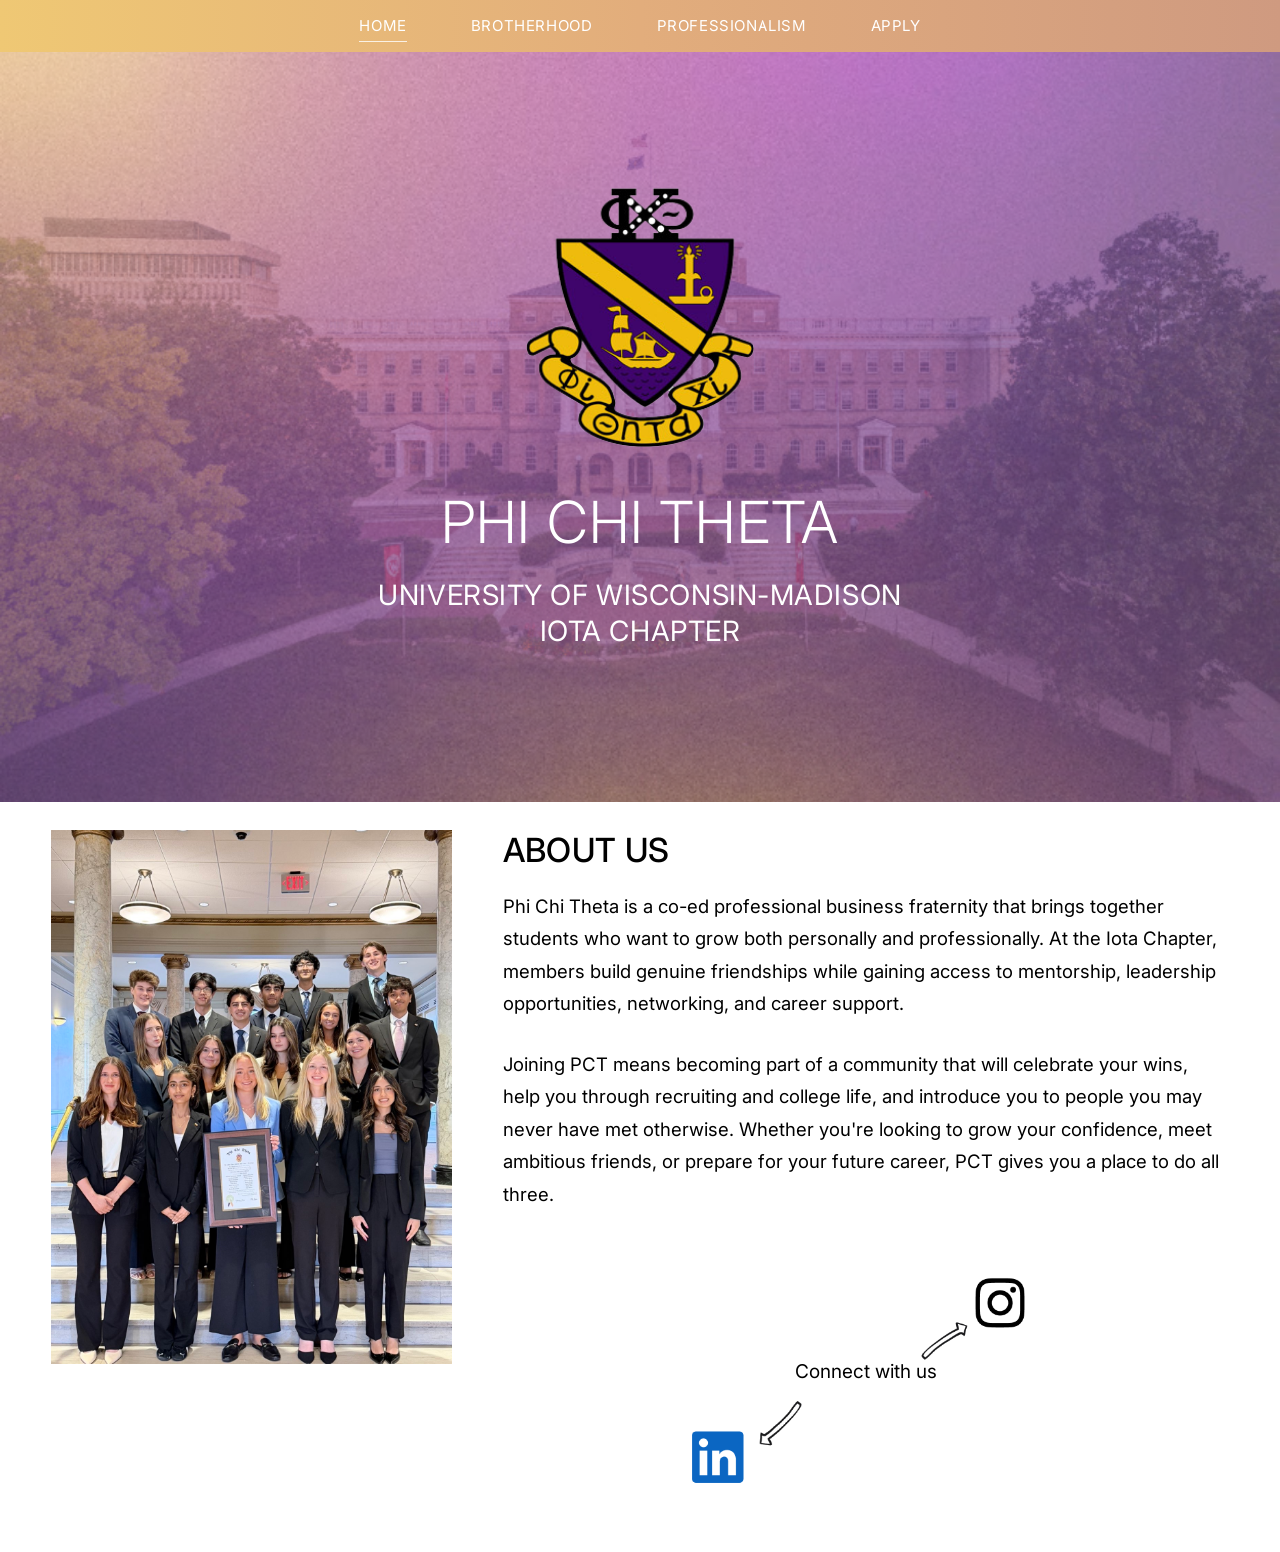
<file: index.html>
<!doctype html>
<html lang="en">
  <head>
    <meta charset="UTF-8" />
    <meta
      name="viewport"
      content="width=device-width, initial-scale=1, viewport-fit=cover"
    />
    <meta name="theme-color" content="#efc874" />
    <title>Phi Chi Theta | UW–Madison Iota Chapter</title>
    <link rel="icon" href="assets/pct-logo.png" />
    <link rel="apple-touch-icon" href="assets/pct-logo.png" />
    <link rel="preconnect" href="https://fonts.googleapis.com" />
    <link rel="preconnect" href="https://fonts.gstatic.com" crossorigin />
    <link
      href="https://fonts.googleapis.com/css2?family=Inter:wght@300;400;500;600&display=swap"
      rel="stylesheet"
    />
    <link rel="stylesheet" href="style.css" />
  </head>
  <body>
    <nav class="nav" aria-label="Primary navigation">
      <a href="index.html" aria-current="page">Home</a>
      <a href="brotherhood.html">Brotherhood</a>
      <a href="professionalism.html">Professionalism</a>
      <a href="apply.html">Apply</a>
    </nav>

    <main>
      <section class="home-hero photo-hero">
        <div>
          <img
            class="crest"
            src="assets/pct-logo.png"
            alt="Phi Chi Theta crest"
          />
          <h1>PHI CHI THETA</h1>
          <p class="chapter">
            UNIVERSITY OF WISCONSIN-MADISON<br />IOTA CHAPTER
          </p>
        </div>
      </section>

      <section class="about">
        <img
          class="about-photo"
          src="assets/group-photo.jpg"
          alt="Phi Chi Theta Iota Chapter members"
        />

        <div class="about-copy">
          <h2>ABOUT US</h2>
          <p>
            Phi Chi Theta is a co-ed professional business fraternity that
            brings together students who want to grow both personally and
            professionally. At the Iota Chapter, members build genuine
            friendships while gaining access to mentorship, leadership
            opportunities, networking, and career support.
          </p>
          <p>
            Joining PCT means becoming part of a community that will celebrate
            your wins, help you through recruiting and college life, and
            introduce you to people you may never have met otherwise. Whether
            you're looking to grow your confidence, meet ambitious friends, or
            prepare for your future career, PCT gives you a place to do all
            three.
          </p>
          <div class="connect">
            <div
              class="connect-map"
              role="group"
              aria-label="Connect with Phi Chi Theta"
            >
              <span class="connect-label">Connect with us</span>
              <a
                class="linkedin"
                href="https://www.linkedin.com/company/phichitheta-uw-madison/"
                target="_blank"
                rel="noopener noreferrer"
              >
                <img
                  src="assets/linkedin-connect.png"
                  alt="Phi Chi Theta on LinkedIn"
                />
              </a>
              <a
                class="instagram"
                href="https://www.instagram.com/pctwisco/"
                target="_blank"
                rel="noopener noreferrer"
              >
                <img
                  src="assets/instagram-connect.png"
                  alt="PCT Wisconsin on Instagram"
                />
              </a>
            </div>
          </div>
        </div>
      </section>
    </main>
  </body>
</html>
</file>
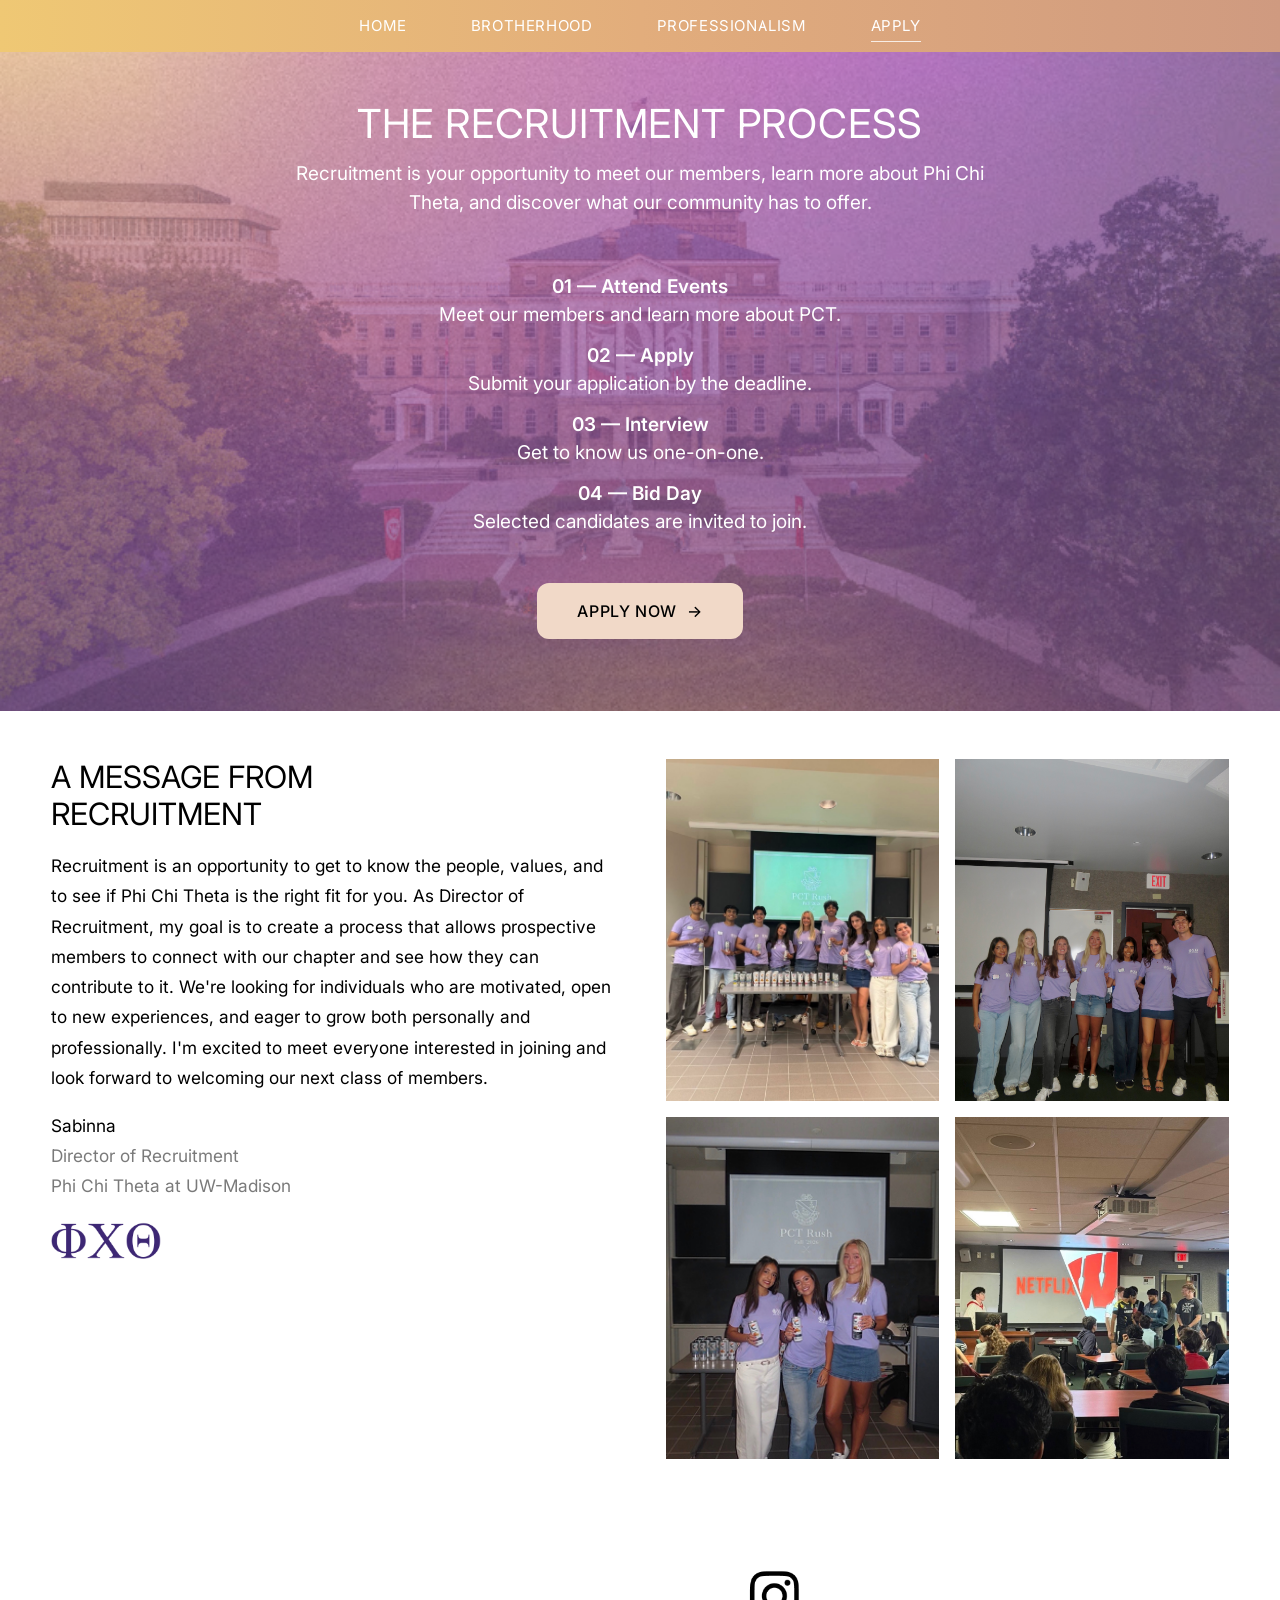
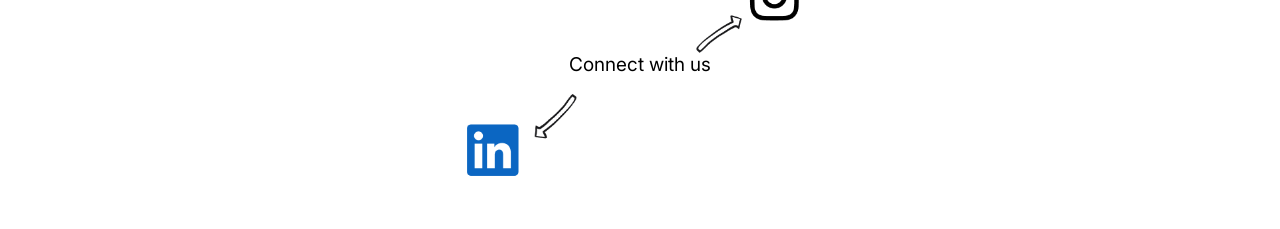
<file: apply.html>
<!doctype html>
<html lang="en">
  <head>
    <meta charset="UTF-8" />
    <meta
      name="viewport"
      content="width=device-width, initial-scale=1, viewport-fit=cover"
    />
    <meta name="theme-color" content="#efc874" />
    <title>Apply | Phi Chi Theta Iota Chapter</title>
    <link rel="icon" href="assets/pct-logo.png" />
    <link rel="apple-touch-icon" href="assets/pct-logo.png" />
    <link rel="preconnect" href="https://fonts.googleapis.com" />
    <link rel="preconnect" href="https://fonts.gstatic.com" crossorigin />
    <link
      href="https://fonts.googleapis.com/css2?family=Inter:wght@300;400;500;600&display=swap"
      rel="stylesheet"
    />
    <link rel="stylesheet" href="style.css" />
  </head>
  <body>
    <nav class="nav" aria-label="Primary navigation">
      <a href="index.html">Home</a>
      <a href="brotherhood.html">Brotherhood</a>
      <a href="professionalism.html">Professionalism</a>
      <a href="apply.html" aria-current="page">Apply</a>
    </nav>

    <main>
      <section class="process photo-hero">
        <h1 class="section-title">THE RECRUITMENT PROCESS</h1>
        <p class="lead">
          Recruitment is your opportunity to meet our members, learn more about
          Phi Chi Theta, and discover what our community has to offer.
        </p>

        <ol class="steps">
          <li>
            <strong>01 — Attend Events</strong>Meet our members and learn more
            about PCT.
          </li>
          <li>
            <strong>02 — Apply</strong>Submit your application by the deadline.
          </li>
          <li><strong>03 — Interview</strong>Get to know us one-on-one.</li>
          <li>
            <strong>04 — Bid Day</strong>Selected candidates are invited to
            join.
          </li>
        </ol>

        <!-- Replace # with your application form link -->
        <a
          class="btn"
          href="https://docs.google.com/forms/d/e/1FAIpQLScdaUrqvnxLRDFrC6OtfzyCVRHpffSdKufHU2-6BRu-7qJc5w/viewform?usp=header"
          target="_blank"
          rel="noopener noreferrer"
          >APPLY NOW <span aria-hidden="true">→</span></a
        >
      </section>

      <section class="message recruit-message">
        <div>
          <h2>A MESSAGE FROM<br />RECRUITMENT</h2>
          <p>
            Recruitment is an opportunity to get to know the people, values, and
            to see if Phi Chi Theta is the right fit for you. As Director of
            Recruitment, my goal is to create a process that allows prospective
            members to connect with our chapter and see how they can contribute
            to it. We're looking for individuals who are motivated, open to new
            experiences, and eager to grow both personally and professionally.
            I'm excited to meet everyone interested in joining and look forward
            to welcoming our next class of members.
          </p>
          <p class="signature">
            Sabinna
            <span>Director of Recruitment</span>
            <span>Phi Chi Theta at UW-Madison</span>
          </p>
          <img
            class="signature-mark"
            src="assets/phichitheta.png"
            alt="Phi Chi Theta"
          />
        </div>

        <div class="photo-grid">
          <img
            src="assets/rushd1.jpg"
            alt="Members in PCT shirts at a recruitment event"
            loading="lazy"
          />
          <img
            src="assets/rushd2.jpg"
            alt="Members posing together at recruitment"
            loading="lazy"
          />
          <img
            src="assets/ariyamaddiesabinna.png"
            alt="Ariya, Maddie, and Sabinna at a recruitment event"
            loading="lazy"
          />
          <img
            src="assets/activity.jpg"
            alt="Chapter members at an event in a lecture hall"
            loading="lazy"
          />
        </div>
      </section>

      <div class="connect">
        <div
          class="connect-map"
          role="group"
          aria-label="Connect with Phi Chi Theta"
        >
          <span class="connect-label">Connect with us</span>
          <a
            class="linkedin"
            href="https://www.linkedin.com/company/phichitheta-uw-madison/"
            target="_blank"
            rel="noopener noreferrer"
          >
            <img
              src="assets/linkedin-connect.png"
              alt="Phi Chi Theta on LinkedIn"
            />
          </a>
          <a
            class="instagram"
            href="https://www.instagram.com/pctwisco/"
            target="_blank"
            rel="noopener noreferrer"
          >
            <img
              src="assets/instagram-connect.png"
              alt="PCT Wisconsin on Instagram"
            />
          </a>
        </div>
      </div>
    </main>
  </body>
</html>
</file>
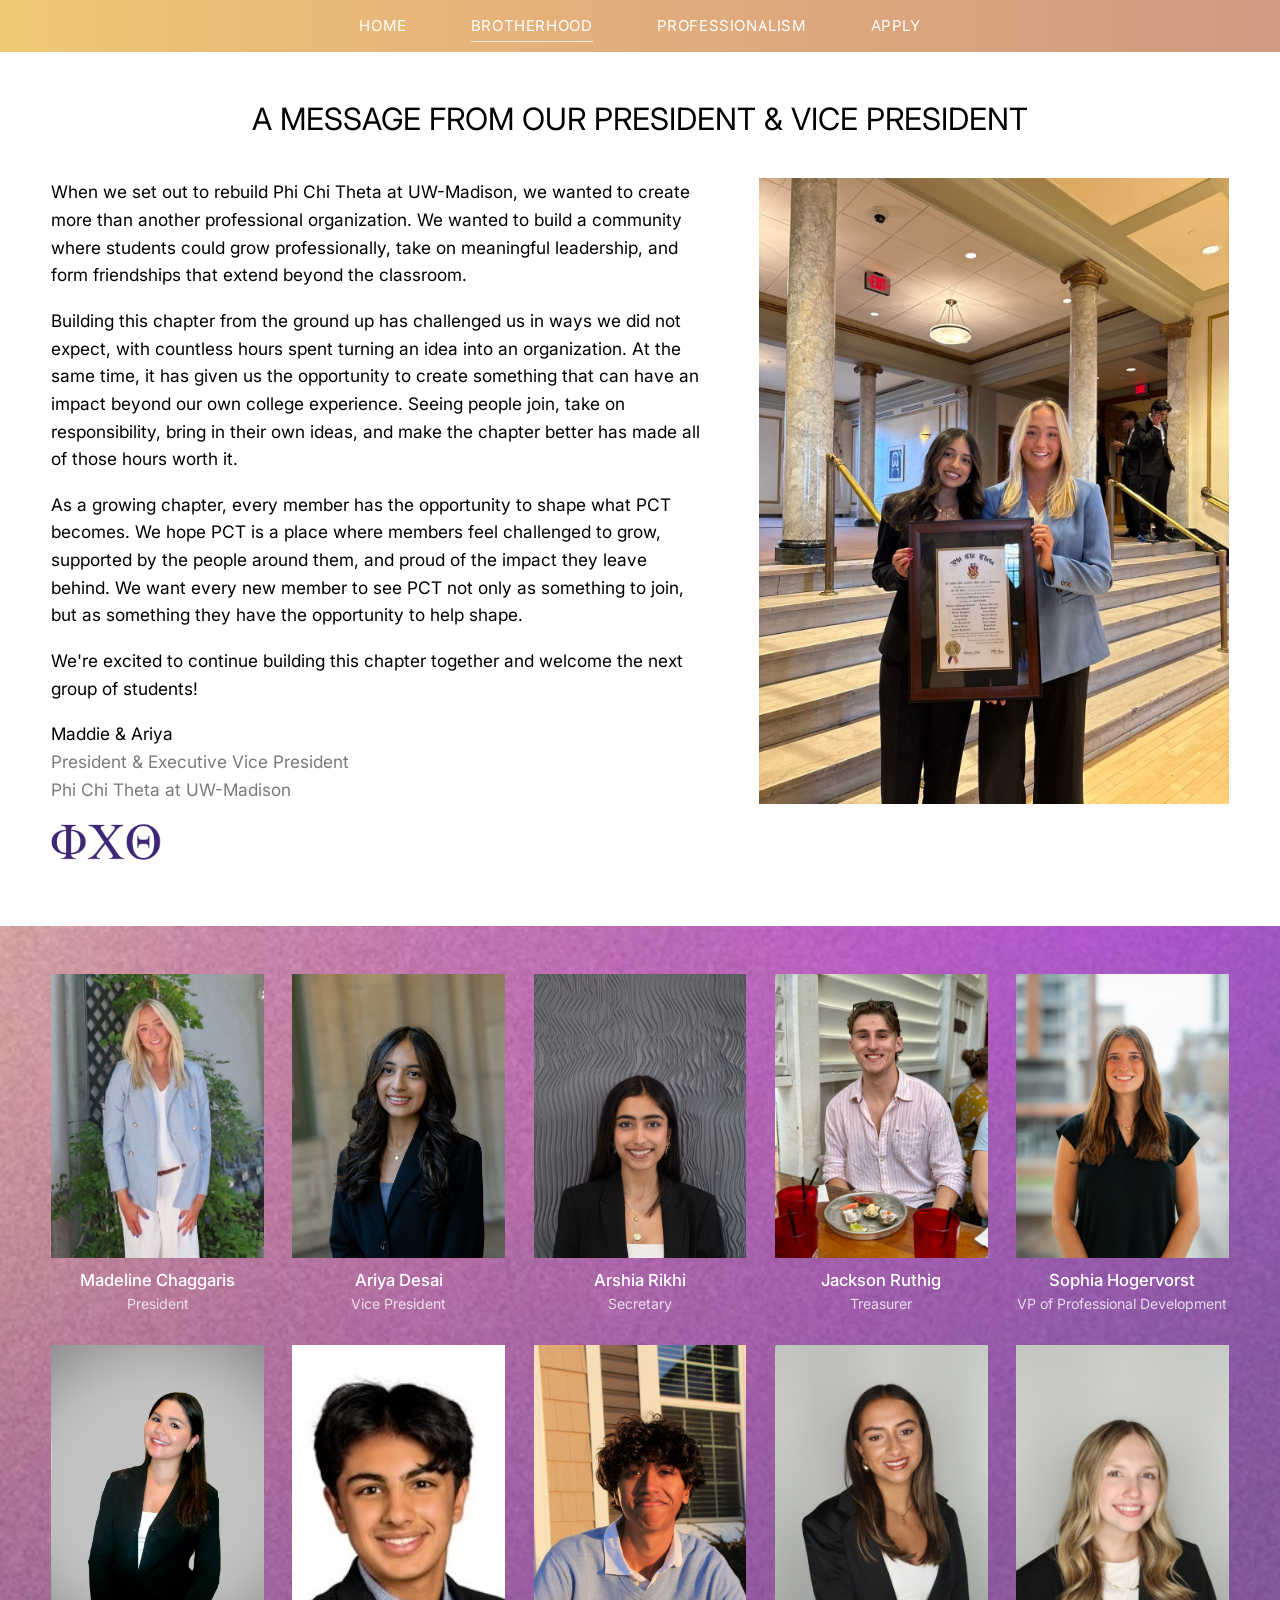
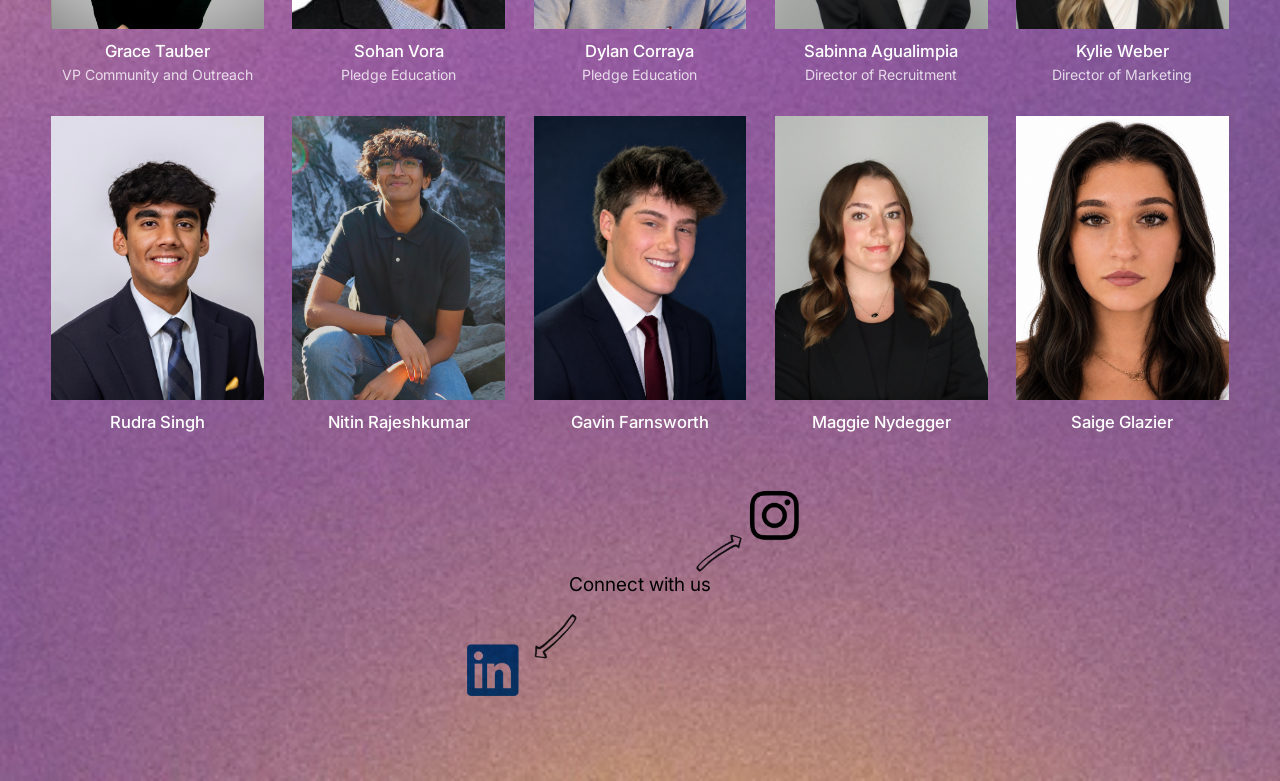
<file: brotherhood.html>
<!doctype html>
<html lang="en">
  <head>
    <meta charset="UTF-8" />
    <meta
      name="viewport"
      content="width=device-width, initial-scale=1, viewport-fit=cover"
    />
    <meta name="theme-color" content="#efc874" />
    <title>Brotherhood | Phi Chi Theta Iota Chapter</title>
    <link rel="icon" href="assets/pct-logo.png" />
    <link rel="apple-touch-icon" href="assets/pct-logo.png" />
    <link rel="preconnect" href="https://fonts.googleapis.com" />
    <link rel="preconnect" href="https://fonts.gstatic.com" crossorigin />
    <link
      href="https://fonts.googleapis.com/css2?family=Inter:wght@300;400;500;600&display=swap"
      rel="stylesheet"
    />
    <link rel="stylesheet" href="style.css" />
  </head>
  <body>
    <nav class="nav" aria-label="Primary navigation">
      <a href="index.html">Home</a>
      <a href="brotherhood.html" aria-current="page">Brotherhood</a>
      <a href="professionalism.html">Professionalism</a>
      <a href="apply.html">Apply</a>
    </nav>

    <main>
      <section class="president">
        <h2>A MESSAGE FROM OUR PRESIDENT &amp; VICE PRESIDENT</h2>
        <div class="message">
          <div>
            <p>
              When we set out to rebuild Phi Chi Theta at UW-Madison, we wanted
              to create more than another professional organization. We wanted
              to build a community where students could grow professionally,
              take on meaningful leadership, and form friendships that extend
              beyond the classroom.
            </p>
            <p>
              Building this chapter from the ground up has challenged us in ways
              we did not expect, with countless hours spent turning an idea into
              an organization. At the same time, it has given us the opportunity
              to create something that can have an impact beyond our own college
              experience. Seeing people join, take on responsibility, bring in
              their own ideas, and make the chapter better has made all of those
              hours worth it.
            </p>
            <p>
              As a growing chapter, every member has the opportunity to shape
              what PCT becomes. We hope PCT is a place where members feel
              challenged to grow, supported by the people around them, and proud
              of the impact they leave behind. We want every new member to see
              PCT not only as something to join, but as something they have the
              opportunity to help shape.
            </p>
            <p>
              We're excited to continue building this chapter together and
              welcome the next group of students!
            </p>
            <p class="signature">
              Maddie &amp; Ariya
              <span>President &amp; Executive Vice President</span>
              <span>Phi Chi Theta at UW-Madison</span>
            </p>
            <img
              class="signature-mark"
              src="assets/phichitheta.png"
              alt="Phi Chi Theta"
            />
          </div>
          <img
            class="leaders-photo"
            src="assets/ariyamaddie2.jpeg"
            alt="Maddie and Ariya holding the Iota Chapter charter"
          />
        </div>
      </section>

      <section
        class="team gradient-bg on-color"
        aria-label="Executive board and members"
      >
        <ul class="team-grid">
          <li class="member">
            <img
              src="assets/maddie.jpeg"
              alt="Madeline Chaggaris"
              loading="lazy"
            />
            <h3>Madeline Chaggaris</h3>
            <p>President</p>
          </li>
          <li class="member">
            <img src="assets/ariya.jpeg" alt="Ariya Desai" loading="lazy" />
            <h3>Ariya Desai</h3>
            <p>Vice President</p>
          </li>
          <li class="member">
            <img src="assets/arshia.JPG" alt="Arshia Rikhi" loading="lazy" />
            <h3>Arshia Rikhi</h3>
            <p>Secretary</p>
          </li>
          <li class="member">
            <img
              src="assets/jackson.jpeg"
              alt="Jackson Ruthig"
              loading="lazy"
            />
            <h3>Jackson Ruthig</h3>
            <p>Treasurer</p>
          </li>
          <li class="member">
            <img
              src="assets/sophia.jpeg"
              alt="Sophia Hogervorst"
              loading="lazy"
            />
            <h3>Sophia Hogervorst</h3>
            <p>VP of Professional Development</p>
          </li>
          <li class="member">
            <img src="assets/grace.jpeg" alt="Grace Tauber" loading="lazy" />
            <h3>Grace Tauber</h3>
            <p>VP Community and Outreach</p>
          </li>
          <li class="member">
            <img src="assets/sohan.jpeg" alt="Sohan Vora" loading="lazy" />
            <h3>Sohan Vora</h3>
            <p>Pledge Education</p>
          </li>
          <li class="member">
            <img src="assets/dylan.jpeg" alt="Dylan Corraya" loading="lazy" />
            <h3>Dylan Corraya</h3>
            <p>Pledge Education</p>
          </li>
          <li class="member">
            <img
              src="assets/sabinna.jpeg"
              alt="Sabinna Agualimpia"
              loading="lazy"
            />
            <h3>Sabinna Agualimpia</h3>
            <p>Director of Recruitment</p>
          </li>
          <li class="member">
            <img src="assets/kylie.jpeg" alt="Kylie Weber" loading="lazy" />
            <h3>Kylie Weber</h3>
            <p>Director of Marketing</p>
          </li>
          <li class="member">
            <img src="assets/rudra.jpeg" alt="Rudra Singh" loading="lazy" />
            <h3>Rudra Singh</h3>
          </li>
          <li class="member">
            <img
              src="assets/nitin.jpg"
              alt="Nitin Rajeshkumar"
              loading="lazy"
            />
            <h3>Nitin Rajeshkumar</h3>
          </li>
          <li class="member">
            <img src="assets/gavin.png" alt="Gavin Farnsworth" loading="lazy" />
            <h3>Gavin Farnsworth</h3>
          </li>
          <li class="member">
            <img
              src="assets/maggie.jpeg"
              alt="Maggie Nydegger"
              loading="lazy"
            />
            <h3>Maggie Nydegger</h3>
          </li>
          <li class="member">
            <img src="assets/saige.jpeg" alt="Saige Glazier" loading="lazy" />
            <h3>Saige Glazier</h3>
          </li>
        </ul>

        <div class="connect">
          <div
            class="connect-map"
            role="group"
            aria-label="Connect with Phi Chi Theta"
          >
            <span class="connect-label">Connect with us</span>
            <a
              class="linkedin"
              href="https://www.linkedin.com/company/phichitheta-uw-madison/"
              target="_blank"
              rel="noopener noreferrer"
            >
              <img
                src="assets/linkedin-connect.png"
                alt="Phi Chi Theta on LinkedIn"
              />
            </a>
            <a
              class="instagram"
              href="https://www.instagram.com/pctwisco/"
              target="_blank"
              rel="noopener noreferrer"
            >
              <img
                src="assets/instagram-connect.png"
                alt="PCT Wisconsin on Instagram"
              />
            </a>
          </div>
        </div>
      </section>
    </main>
  </body>
</html>
</file>
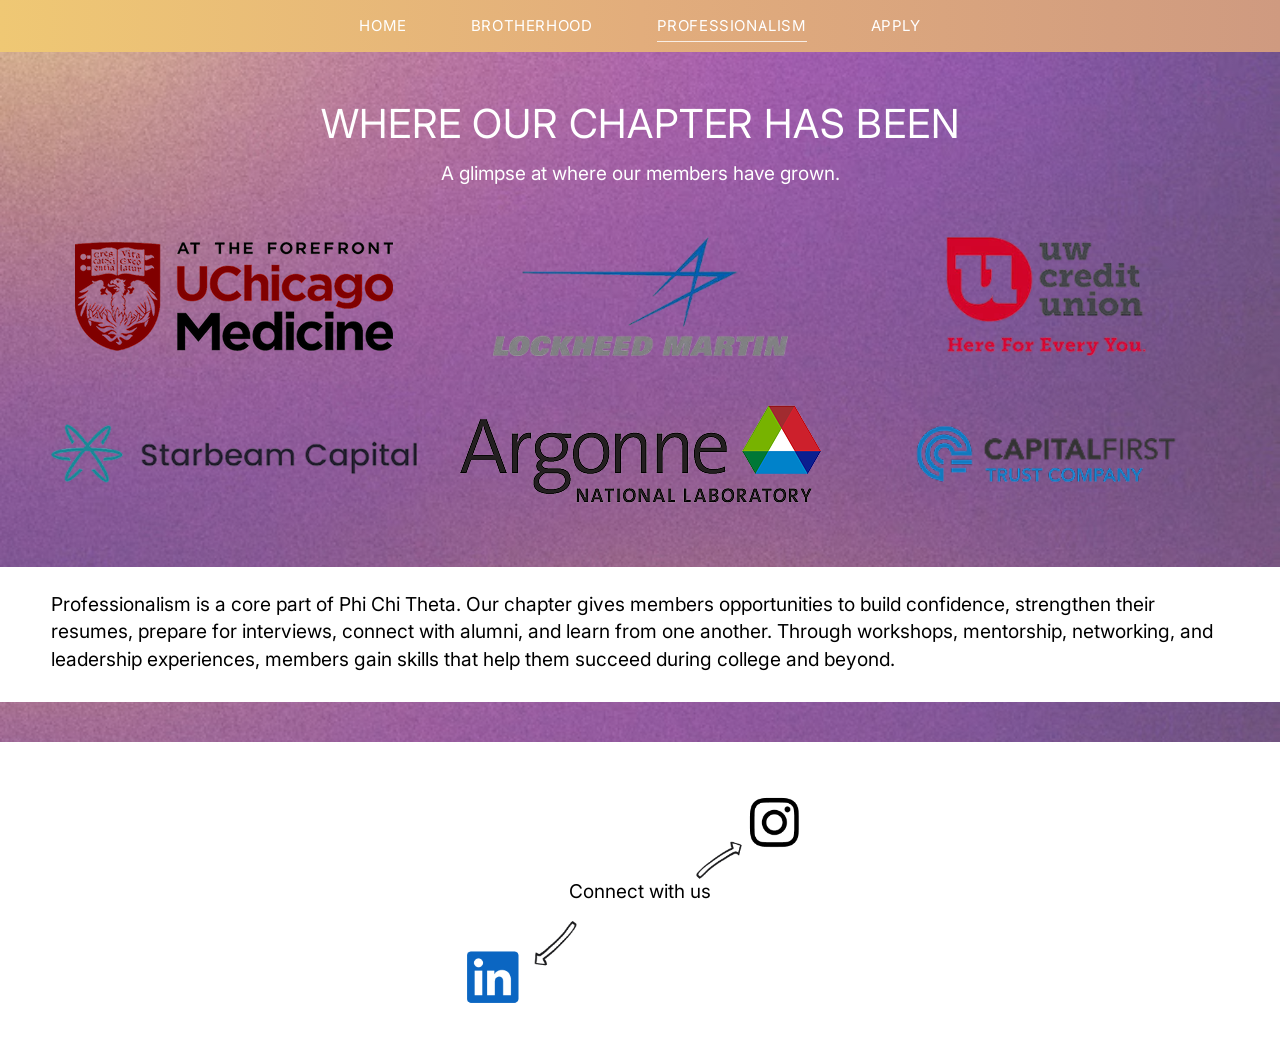
<file: professionalism.html>
<!doctype html>
<html lang="en">
  <head>
    <meta charset="UTF-8" />
    <meta
      name="viewport"
      content="width=device-width, initial-scale=1, viewport-fit=cover"
    />
    <meta name="theme-color" content="#efc874" />
    <title>Professionalism | Phi Chi Theta Iota Chapter</title>
    <link rel="icon" href="assets/pct-logo.png" />
    <link rel="apple-touch-icon" href="assets/pct-logo.png" />
    <link rel="preconnect" href="https://fonts.googleapis.com" />
    <link rel="preconnect" href="https://fonts.gstatic.com" crossorigin />
    <link
      href="https://fonts.googleapis.com/css2?family=Inter:wght@300;400;500;600&display=swap"
      rel="stylesheet"
    />
    <link rel="stylesheet" href="style.css" />
  </head>
  <body>
    <nav class="nav" aria-label="Primary navigation">
      <a href="index.html">Home</a>
      <a href="brotherhood.html">Brotherhood</a>
      <a href="professionalism.html" aria-current="page">Professionalism</a>
      <a href="apply.html">Apply</a>
    </nav>

    <main>
      <section class="companies gradient-bg">
        <h1 class="section-title">WHERE OUR CHAPTER HAS BEEN</h1>
        <p class="lead">A glimpse at where our members have grown.</p>
        <div class="logo-grid">
          <img src="assets/uchicago-medicine.png" alt="UChicago Medicine" />
          <img src="assets/lockheed-martin.png" alt="Lockheed Martin" />
          <img src="assets/uw-credit-union.png" alt="UW Credit Union" />
          <img src="assets/starbeam.png" alt="Starbeam Capital" />
          <img src="assets/argonne.png" alt="Argonne National Laboratory" />
          <img
            src="assets/capital-first.png"
            alt="Capital First Trust Company"
          />
        </div>
      </section>

      <section class="intro">
        <p>
          Professionalism is a core part of Phi Chi Theta. Our chapter gives
          members opportunities to build confidence, strengthen their resumes,
          prepare for interviews, connect with alumni, and learn from one
          another. Through workshops, mentorship, networking, and leadership
          experiences, members gain skills that help them succeed during college
          and beyond.
        </p>
      </section>

      <div class="band gradient-bg" aria-hidden="true"></div>

      <div class="connect">
        <div
          class="connect-map"
          role="group"
          aria-label="Connect with Phi Chi Theta"
        >
          <span class="connect-label">Connect with us</span>
          <a
            class="linkedin"
            href="https://www.linkedin.com/company/phichitheta-uw-madison/"
            target="_blank"
            rel="noopener noreferrer"
          >
            <img
              src="assets/linkedin-connect.png"
              alt="Phi Chi Theta on LinkedIn"
            />
          </a>
          <a
            class="instagram"
            href="https://www.instagram.com/pctwisco/"
            target="_blank"
            rel="noopener noreferrer"
          >
            <img
              src="assets/instagram-connect.png"
              alt="PCT Wisconsin on Instagram"
            />
          </a>
        </div>
      </div>
    </main>
  </body>
</html>
</file>
<file: style.css>
/* =========================================================
   Phi Chi Theta | UW–Madison Iota Chapter
   Shared styles for index, brotherhood, professionalism, apply
   ========================================================= */

:root {
  --ink: #000;
  --muted: #7a7a7a;
  --white: #fff;
  --nav-gradient: linear-gradient(90deg, #efc874 0%, #e2ad7c 50%, #cf9a80 100%);
  --button: #f1d9c8;
  --page-pad: clamp(20px, 4vw, 56px);
  --font:
    "Inter", -apple-system, BlinkMacSystemFont, "Segoe UI", Roboto, Helvetica,
    Arial, sans-serif;
}

*,
*::before,
*::after {
  box-sizing: border-box;
}

html {
  -webkit-text-size-adjust: 100%;
  text-size-adjust: 100%;
}

html,
body {
  margin: 0;
  padding: 0;
  width: 100%;
  overflow-x: hidden;
}

body {
  background: var(--white);
  color: var(--ink);
  font-family: var(--font);
  -webkit-font-smoothing: antialiased;
  -webkit-tap-highlight-color: transparent;
}

img {
  max-width: 100%;
  display: block;
}

a {
  color: inherit;
  text-decoration: none;
}

/* ---------- NAV ---------- */
.nav {
  width: 100%;
  min-height: 52px;
  display: flex;
  flex-wrap: wrap;
  align-items: center;
  justify-content: center;
  gap: 8px 64px;
  padding: env(safe-area-inset-top, 0px)
    max(12px, env(safe-area-inset-right, 0px)) 0
    max(12px, env(safe-area-inset-left, 0px));
  background: var(--nav-gradient);
}

.nav a {
  color: var(--white);
  font-size: 15px;
  font-weight: 400;
  letter-spacing: 0.04em;
  text-transform: uppercase;
  padding: 6px 0;
  border-bottom: 1px solid transparent;
  transition: opacity 0.2s;
}

.nav a:hover {
  opacity: 0.8;
}

.nav a[aria-current="page"] {
  border-bottom-color: rgba(255, 255, 255, 0.8);
}

a:focus-visible,
button:focus-visible {
  outline: 2px solid currentColor;
  outline-offset: 4px;
}

/* ---------- BACKGROUNDS ---------- */
/* lightened purple gradient */
.gradient-bg {
  background:
    linear-gradient(rgba(255, 255, 255, 0.3), rgba(255, 255, 255, 0.3)),
    url("assets/gradient.jpg") center / cover no-repeat;
}

/* Bascom Hall photo washed with the purple gradient */
.photo-hero {
  position: relative;
  isolation: isolate;
  color: var(--white);
  text-align: center;
  background: #8e5fb3 url("assets/bascom.jpg") center 40% / cover no-repeat;
}

.photo-hero::before {
  content: "";
  position: absolute;
  inset: 0;
  z-index: -1;
  background:
    linear-gradient(rgba(255, 255, 255, 0.3), rgba(255, 255, 255, 0.3)),
    url("assets/gradient.jpg") center / cover no-repeat;
  opacity: 0.78;
}

/* ---------- SHARED TYPE ---------- */
.section-title {
  margin: 0;
  font-size: clamp(26px, 3.2vw, 40px);
  font-weight: 400;
  letter-spacing: 0.02em;
  line-height: 1.2;
  text-transform: uppercase;
}

.lead {
  margin: 12px auto 0;
  max-width: 34ch;
  font-size: clamp(16px, 1.5vw, 19px);
  line-height: 1.5;
}

.signature {
  margin: 28px 0 0;
  font-size: 15px;
  line-height: 1.6;
}

.signature span {
  display: block;
  color: var(--muted);
}

.signature-mark {
  width: 110px;
  margin-top: 8px;
}

/* ---------- HOME: HERO ---------- */
.home-hero {
  min-height: min(750px, calc(100svh - 52px));
  display: flex;
  align-items: center;
  justify-content: center;
  padding: 56px var(--page-pad) 72px;
}

.home-hero .crest {
  width: clamp(150px, 18vw, 228px);
  height: auto;
  margin: 0 auto 40px;
}

.home-hero h1 {
  margin: 0 0 20px;
  font-size: clamp(38px, 4.6vw, 58px);
  font-weight: 300;
  letter-spacing: 0.02em;
}

.home-hero .chapter {
  margin: 0;
  font-size: clamp(18px, 2.2vw, 28px);
  font-weight: 400;
  line-height: 1.3;
  letter-spacing: 0.02em;
}

/* ---------- HOME: ABOUT ---------- */
.about {
  display: grid;
  grid-template-columns: minmax(300px, 34%) 1fr;
  gap: clamp(28px, 4vw, 56px);
  padding: 28px var(--page-pad) 56px;
}

.about-photo {
  width: 100%;
  height: auto;
  aspect-ratio: 3 / 4;
  max-height: 560px;
  object-fit: cover;
  object-position: center top;
}

.about-copy h2 {
  margin: 0 0 20px;
  font-size: clamp(26px, 2.6vw, 34px);
  font-weight: 500;
  letter-spacing: 0.01em;
}

.about-copy p {
  max-width: 68ch;
  margin: 0 0 28px;
  font-size: clamp(16px, 1.45vw, 19px);
  line-height: 1.75;
}

/* ---------- PROFESSIONALISM ---------- */
.companies {
  padding: 48px var(--page-pad) 64px;
  color: var(--white);
  text-align: center;
}

.logo-grid {
  max-width: 1200px;
  margin: 48px auto 0;
  display: grid;
  grid-template-columns: repeat(3, 1fr);
  align-items: center;
  justify-items: center;
  gap: 48px 40px;
}

.logo-grid img {
  width: auto;
  max-width: 100%;
  max-height: 120px;
  object-fit: contain;
}

.intro {
  padding: 24px var(--page-pad) 28px;
}

.intro p {
  margin: 0;
  font-size: clamp(16px, 1.5vw, 20px);
  line-height: 1.45;
}

.band {
  height: 40px;
}

/* ---------- APPLY: RECRUITMENT PROCESS ---------- */
.process {
  padding: 48px var(--page-pad) 72px;
}

.process .lead {
  max-width: 62ch;
}

.steps {
  list-style: none;
  margin: 56px auto 0;
  padding: 0;
  display: grid;
  gap: 14px;
  font-size: clamp(16px, 1.5vw, 19px);
  line-height: 1.45;
}

.steps strong {
  display: block;
  font-weight: 600;
}

.btn {
  display: inline-flex;
  align-items: center;
  gap: 10px;
  margin-top: 48px;
  padding: 18px 40px;
  min-height: 48px;
  border-radius: 12px;
  background: var(--button);
  color: var(--ink);
  font-size: 16px;
  font-weight: 500;
  letter-spacing: 0.04em;
  text-transform: uppercase;
  transition: background 0.2s;
}

.btn:hover {
  background: #f7e6da;
}

/* ---------- MESSAGE SECTIONS (recruitment + president) ---------- */
.message {
  display: grid;
  gap: clamp(28px, 4vw, 56px);
  padding: 48px var(--page-pad) 56px;
  align-items: start;
}

.message h2 {
  margin: 0 0 18px;
  font-size: clamp(24px, 2.4vw, 32px);
  font-weight: 400;
  line-height: 1.2;
  text-transform: uppercase;
}

.message p {
  margin: 0 0 18px;
  max-width: 62ch;
  font-size: clamp(16px, 1.35vw, 18px);
  line-height: 1.75;
}

.recruit-message {
  grid-template-columns: minmax(0, 1fr) minmax(0, 1fr);
}

.photo-grid {
  display: grid;
  grid-template-columns: 1fr 1fr;
  gap: 16px;
}

.photo-grid img {
  width: 100%;
  aspect-ratio: 4 / 5;
  object-fit: cover;
}

.president {
  padding: 48px var(--page-pad) 64px;
}

.president > h2 {
  margin: 0 0 40px;
  text-align: center;
  font-size: clamp(22px, 2.4vw, 32px);
  font-weight: 400;
  line-height: 1.25;
  text-transform: uppercase;
}

.president .message {
  grid-template-columns: minmax(0, 1.4fr) minmax(0, 1fr);
  padding: 0;
}

.president .message p {
  line-height: 1.6;
}

.leaders-photo {
  width: 100%;
  aspect-ratio: 3 / 4;
  object-fit: cover;
}

/* ---------- BROTHERHOOD: TEAM GRID ---------- */
.team {
  padding: 48px var(--page-pad) 32px;
}

.team-grid {
  --cols: 5;
  --gap: clamp(16px, 2.2vw, 32px);
  max-width: 1180px;
  margin: 0 auto;
  padding: 0;
  list-style: none;
  display: flex;
  flex-wrap: wrap;
  justify-content: center;
  gap: 32px var(--gap);
}

.member {
  flex: 0 0 calc((100% - (var(--cols) - 1) * var(--gap)) / var(--cols));
  text-align: center;
  color: var(--white);
}

.member img {
  width: 100%;
  aspect-ratio: 3 / 4;
  object-fit: cover;
  object-position: center top;
  background: rgba(255, 255, 255, 0.2);
}

.member h3 {
  margin: 12px 0 2px;
  font-size: clamp(14px, 1.3vw, 17px);
  font-weight: 500;
  line-height: 1.3;
}

.member p {
  margin: 0;
  font-size: clamp(12px, 1.1vw, 15px);
  line-height: 1.35;
  color: rgba(255, 255, 255, 0.78);
}

/* ---------- CONNECT WITH US ---------- */
.connect {
  display: flex;
  justify-content: center;
  padding: 24px var(--page-pad) calc(40px + env(safe-area-inset-bottom, 0px));
}

.connect-map {
  position: relative;
  width: min(430px, 92%);
  aspect-ratio: 430 / 250;
}

.connect-label {
  position: absolute;
  left: 50%;
  top: 50%;
  transform: translate(-50%, -50%);
  font-size: clamp(15px, 1.5vw, 19px);
  white-space: nowrap;
  z-index: 2;
}

.connect-map a {
  position: absolute;
  display: block;
}

.connect-map .instagram {
  width: 42%;
  right: 3%;
  top: 0;
}

.connect-map .linkedin {
  width: 34%;
  left: 5%;
  bottom: 0;
}

.connect-map img {
  width: 100%;
  height: auto;
}

/* the icon PNGs have white backgrounds; multiply drops them on color */
.on-color .connect-map img {
  mix-blend-mode: multiply;
}

.about-copy .connect {
  padding: 8px 0 0;
}

/* ---------- TABLET ---------- */
@media (max-width: 900px) {
  .nav {
    gap: 6px 28px;
  }
  .nav a {
    font-size: 13px;
  }

  .about,
  .recruit-message,
  .president .message {
    grid-template-columns: 1fr;
  }

  .about-photo {
    max-height: 640px;
  }

  .logo-grid {
    grid-template-columns: repeat(2, 1fr);
    gap: 40px 32px;
  }
  .logo-grid img {
    max-height: 84px;
  }

  .team-grid {
    --cols: 3;
  }

  .leaders-photo {
    max-width: 520px;
    margin: 0 auto;
  }
}

/* ---------- PHONE ---------- */
@media (max-width: 560px) {
  .nav {
    min-height: 46px;
    gap: 4px 16px;
    padding-top: calc(6px + env(safe-area-inset-top, 0px));
    padding-bottom: 6px;
  }
  .nav a {
    font-size: 11px;
  }

  .home-hero {
    min-height: calc(100svh - 46px);
    max-height: 760px;
    padding-top: 40px;
    padding-bottom: 56px;
  }
  .home-hero .crest {
    margin-bottom: 30px;
  }

  .companies {
    padding-top: 36px;
    padding-bottom: 44px;
  }
  .logo-grid {
    margin-top: 36px;
    gap: 32px 20px;
  }
  .logo-grid img {
    max-height: 64px;
  }

  .process {
    padding-top: 40px;
    padding-bottom: 56px;
  }
  .steps {
    margin-top: 36px;
    gap: 16px;
  }
  .btn {
    margin-top: 36px;
    padding: 16px 32px;
  }

  .message,
  .president {
    padding-top: 36px;
  }

  .photo-grid {
    gap: 10px;
  }

  .president > h2 {
    margin-bottom: 28px;
  }

  .team-grid {
    --cols: 2;
    row-gap: 28px;
  }
}

@media (prefers-reduced-motion: reduce) {
  * {
    transition: none !important;
  }
}
</file>
